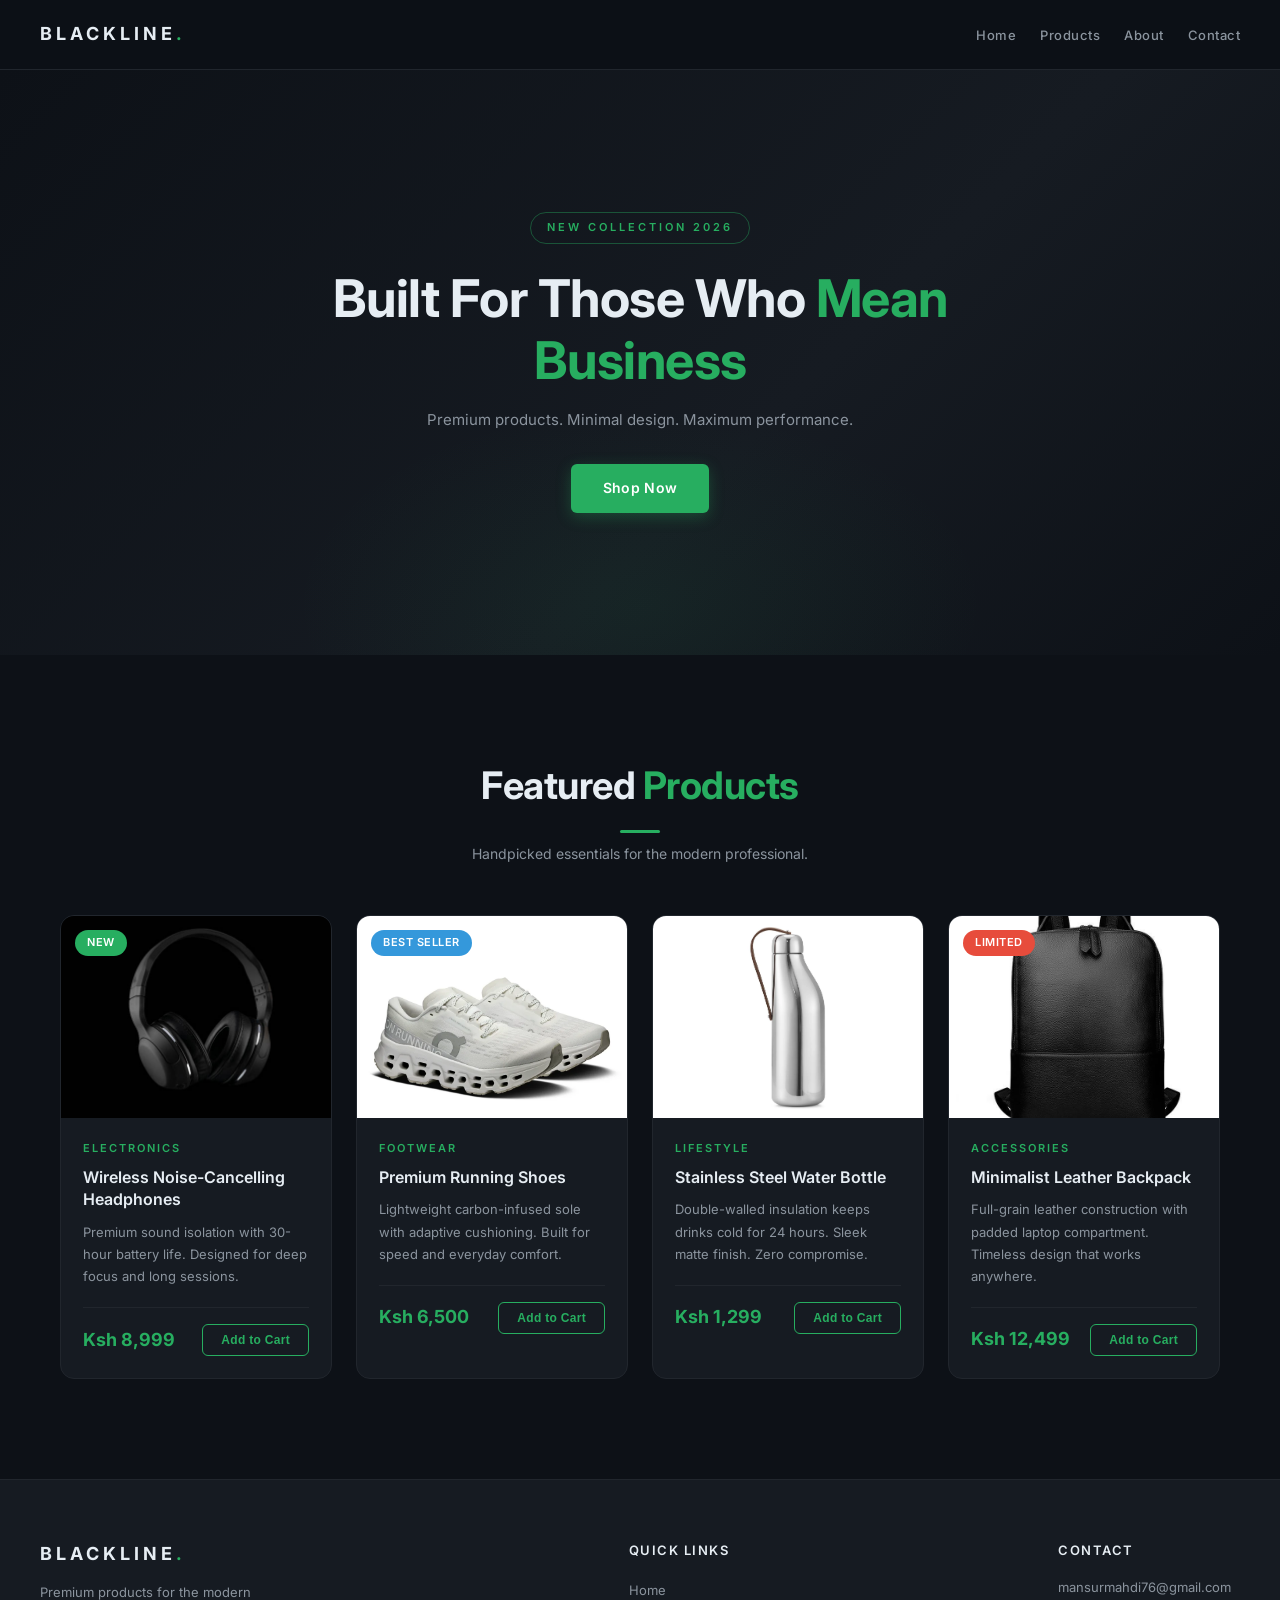
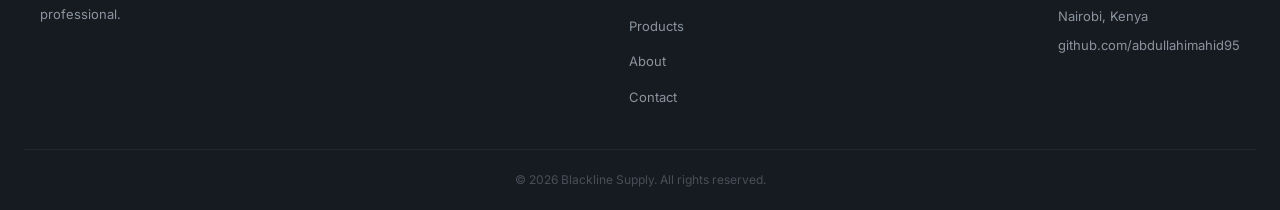
<file: Week8/task2-products/index.html>
<!DOCTYPE html>
<html lang="en">
<head>
    <meta charset="UTF-8">
    <meta name="viewport" content="width=device-width, initial-scale=1.0">
    <title>Blackline Supply | Products</title>
    <link rel="stylesheet" href="css/style.css">
    <link href="https://fonts.googleapis.com/css2?family=Inter:wght@300;400;600;700&display=swap" rel="stylesheet">
</head>
<body>

    <!-- NAVBAR -->
    <nav class="navbar">
        <div class="nav-logo">BLACKLINE<span class="highlight">.</span></div>
        <ul class="nav-links">
            <li><a href="#">Home</a></li>
            <li><a href="#">Products</a></li>
            <li><a href="#">About</a></li>
            <li><a href="#">Contact</a></li>
        </ul>
    </nav>

    <!-- HERO BANNER -->
    <section class="hero">
        <div class="hero-content">
            <p class="hero-tag">New Collection 2026</p>
            <h1>Built For Those Who <span class="highlight">Mean Business</span></h1>
            <p class="hero-sub">Premium products. Minimal design. Maximum performance.</p>
            <a href="#products" class="btn btn-primary">Shop Now</a>
        </div>
    </section>

    <!-- PRODUCTS SECTION -->
    <section class="products" id="products">
        <div class="container">
            <h2 class="section-title">Featured <span class="highlight">Products</span></h2>
            <p class="section-sub">Handpicked essentials for the modern professional.</p>

            <div class="products-grid">

                <!-- Product 1 -->
                <div class="product-card">
                    <div class="product-image-wrapper">
                        <span class="badge badge-new">New</span>
                        <img src="images/headphones.jpg" alt="Wireless Headphones" class="product-image">
                        <div class="product-overlay">
                            <button class="btn-overlay">Quick View</button>
                        </div>
                    </div>
                    <div class="product-info">
                        <span class="product-category">Electronics</span>
                        <h3 class="product-name">Wireless Noise-Cancelling Headphones</h3>
                        <p class="product-description">Premium sound isolation with 30-hour battery life. Designed for deep focus and long sessions.</p>
                        <div class="product-footer">
                            <span class="product-price">Ksh 8,999</span>
                            <button class="btn-cart">Add to Cart</button>
                        </div>
                    </div>
                </div>

                <!-- Product 2 -->
                <div class="product-card">
                    <div class="product-image-wrapper">
                        <span class="badge badge-best">Best Seller</span>
                        <img src="images/shoes.jpg" alt="Running Shoes" class="product-image">
                        <div class="product-overlay">
                            <button class="btn-overlay">Quick View</button>
                        </div>
                    </div>
                    <div class="product-info">
                        <span class="product-category">Footwear</span>
                        <h3 class="product-name">Premium Running Shoes</h3>
                        <p class="product-description">Lightweight carbon-infused sole with adaptive cushioning. Built for speed and everyday comfort.</p>
                        <div class="product-footer">
                            <span class="product-price">Ksh 6,500</span>
                            <button class="btn-cart">Add to Cart</button>
                        </div>
                    </div>
                </div>

                <!-- Product 3 -->
                <div class="product-card">
                    <div class="product-image-wrapper">
                        <img src="images/bottle.jpg" alt="Water Bottle" class="product-image">
                        <div class="product-overlay">
                            <button class="btn-overlay">Quick View</button>
                        </div>
                    </div>
                    <div class="product-info">
                        <span class="product-category">Lifestyle</span>
                        <h3 class="product-name">Stainless Steel Water Bottle</h3>
                        <p class="product-description">Double-walled insulation keeps drinks cold for 24 hours. Sleek matte finish. Zero compromise.</p>
                        <div class="product-footer">
                            <span class="product-price">Ksh 1,299</span>
                            <button class="btn-cart">Add to Cart</button>
                        </div>
                    </div>
                </div>

                <!-- Product 4 -->
                <div class="product-card">
                    <div class="product-image-wrapper">
                        <span class="badge badge-limited">Limited</span>
                        <img src="images/backpack.jpg" alt="Leather Backpack" class="product-image">
                        <div class="product-overlay">
                            <button class="btn-overlay">Quick View</button>
                        </div>
                    </div>
                    <div class="product-info">
                        <span class="product-category">Accessories</span>
                        <h3 class="product-name">Minimalist Leather Backpack</h3>
                        <p class="product-description">Full-grain leather construction with padded laptop compartment. Timeless design that works anywhere.</p>
                        <div class="product-footer">
                            <span class="product-price">Ksh 12,499</span>
                            <button class="btn-cart">Add to Cart</button>
                        </div>
                    </div>
                </div>

            </div>
        </div>
    </section>

    <!-- FOOTER -->
    <footer class="footer">
        <div class="footer-content">
            <div class="footer-brand">
                <div class="nav-logo">BLACKLINE<span class="highlight">.</span></div>
                <p>Premium products for the modern professional.</p>
            </div>
            <div class="footer-links">
                <h4>Quick Links</h4>
                <ul>
                    <li><a href="#">Home</a></li>
                    <li><a href="#">Products</a></li>
                    <li><a href="#">About</a></li>
                    <li><a href="#">Contact</a></li>
                </ul>
            </div>
            <div class="footer-contact">
                <h4>Contact</h4>
                <p>mansurmahdi76@gmail.com</p>
                <p>Nairobi, Kenya</p>
                <p>github.com/abdullahimahid95</p>
            </div>
        </div>
        <div class="footer-bottom">
            <p>© 2026 Blackline Supply. All rights reserved.</p>
        </div>
    </footer>

</body>
</html>
</file>
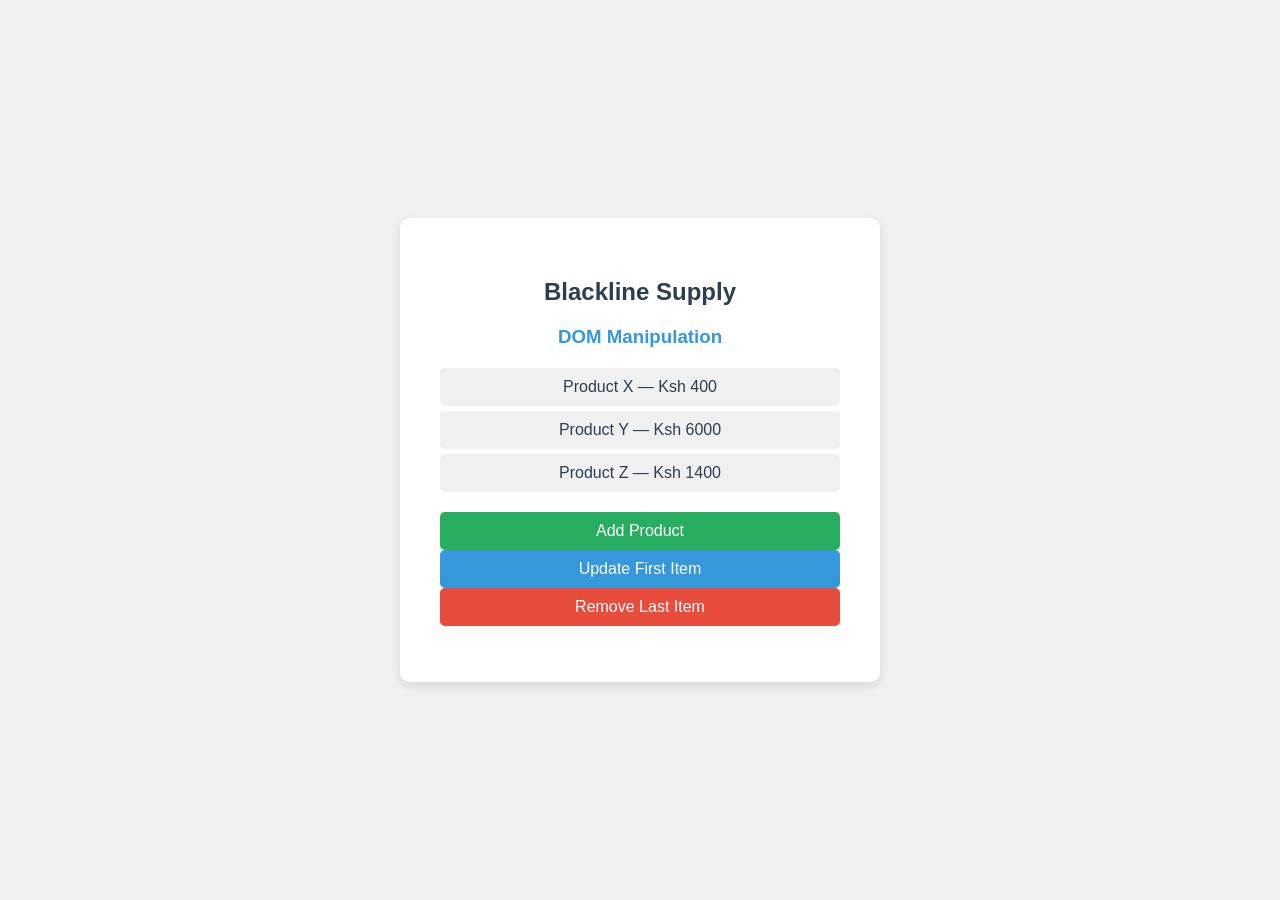
<file: Week3/dom.html>
<!DOCTYPE html>
<html lang="en">
<head>
    <meta charset="UTF-8">
    <meta name="viewport" content="width=device-width, initial-scale=1.0">
    <title>Blackline Supply - DOM Demo</title>
    <link rel="stylesheet" href="css/style.css">
</head>
<body>
     <div class="container">
        <h2>Blackline Supply</h2>
        <h3 style="color:#3498DB;">DOM Manipulation</h3>

        <ul id="productList">
            <li id="item1">Product X — Ksh 400</li>
            <li id="item2">Product Y — Ksh 6000</li>
            <li id="item3">Product Z — Ksh 1400</li>
        </ul>

        <button class="btn-add" onclick="addProduct()">Add Product</button>
        <button class="btn-change" onclick="changeProduct()">Update First Item</button>
        <button class="btn-remove" onclick="removeProduct()">Remove Last Item</button>

        <p id="message"></p>
    </div>
    <script src="js/dom.js"></script>
</body>
</html>
</file>
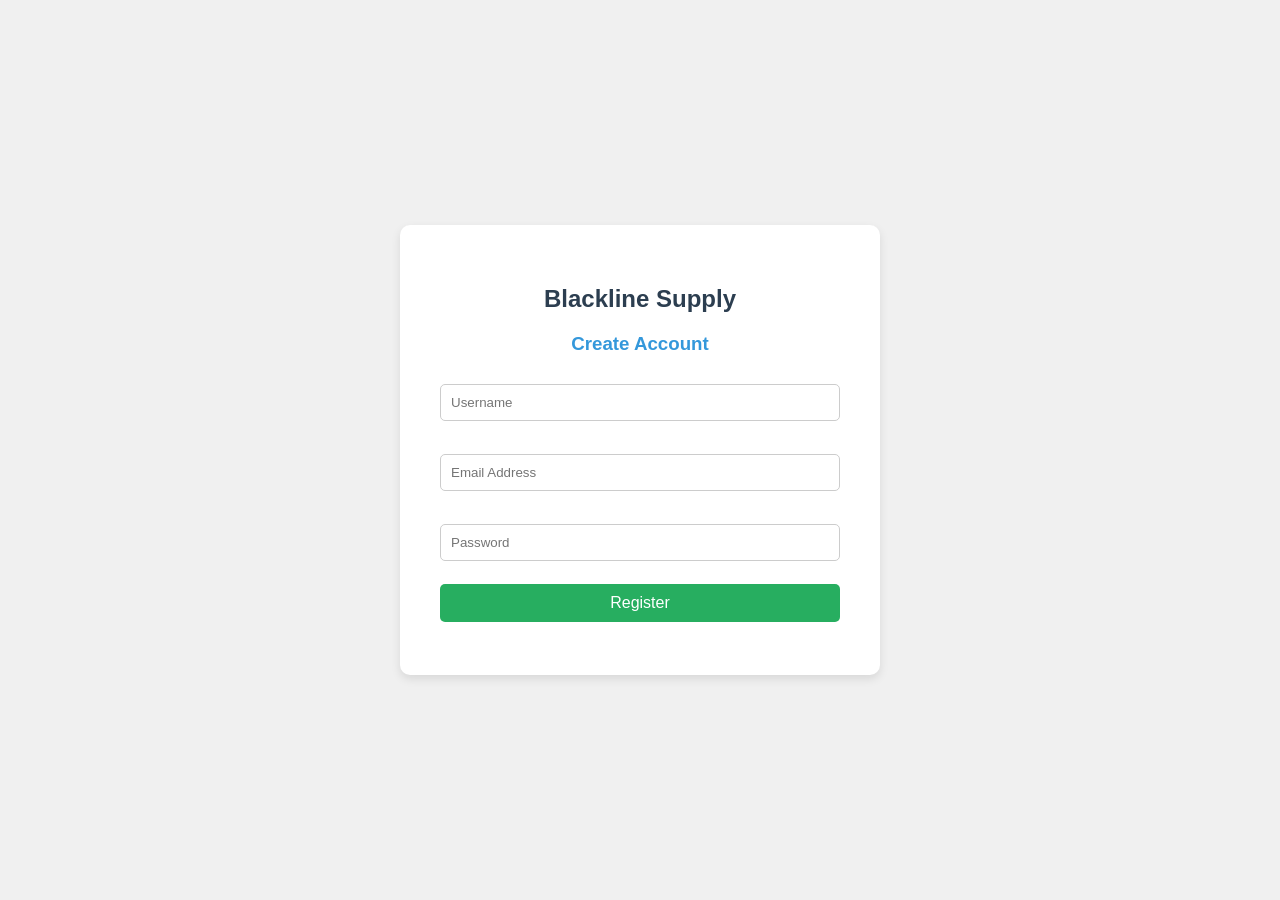
<file: Week3/form.html>
<!DOCTYPE html>
<html lang="en">
<head>
    <meta charset="UTF-8">
    <meta name="viewport" content="width=device-width, initial-scale=1.0">
    <title>Blackline Supply - Register</title>
    <link rel="stylesheet" href="css/style.css">
</head>
<body>
     <div class="form-container">
        <h2>Blackline Supply</h2>
        <h3 style="text-align:center; color:#3498DB;">Create Account</h3>

        <input type="text" id="username" placeholder="Username" onkeyup="validateUsername()">
        <p class="error" id="usernameError"></p>

        <input type="email" id="email" placeholder="Email Address" onkeyup="validateEmail()">
        <p class="error" id="emailError"></p>

        <input type="password" id="password" placeholder="Password" onkeyup="checkPassword()">
        <p class="strength" id="passwordStrength"></p>

        <button onclick="submitForm()">Register</button>
        <p class="error" id="formError"></p>
    </div>
    <script src="js/script.js"></script>
</body>
</html>
</file>
<file: Week8/task2-products/css/style.css>
/* ─── RESET & BASE ─── */
* {
    margin: 0;
    padding: 0;
    box-sizing: border-box;
}

/* Mobile First - Base styles are for mobile */
body {
    font-family: 'Inter', sans-serif;
    background-color: #0D1117;
    color: #E6EDF3;
    line-height: 1.6;
    scroll-behavior: smooth;
}

a {
    text-decoration: none;
    color: inherit;
}

.highlight {
    color: #27AE60;
}

.container {
    width: 100%;
    max-width: 1200px;
    margin: 0 auto;
    padding: 0 20px;
}

/* ─── NAVBAR ─── */
.navbar {
    display: flex;
    justify-content: space-between;
    align-items: center;
    padding: 18px 24px;
    background-color: rgba(13, 17, 23, 0.97);
    border-bottom: 1px solid #21262D;
    position: sticky;
    top: 0;
    z-index: 100;
    backdrop-filter: blur(10px);
}

.nav-logo {
    font-size: 16px;
    font-weight: 700;
    color: #E6EDF3;
    letter-spacing: 4px;
}

.nav-links {
    list-style: none;
    display: flex;
    gap: 24px;
}

.nav-links a {
    color: #8B949E;
    font-size: 13px;
    font-weight: 500;
    letter-spacing: 0.5px;
    position: relative;
    transition: color 0.3s;
}

.nav-links a::after {
    content: '';
    position: absolute;
    bottom: -4px;
    left: 0;
    width: 0;
    height: 2px;
    background-color: #27AE60;
    transition: width 0.3s;
}

.nav-links a:hover {
    color: #27AE60;
}

.nav-links a:hover::after {
    width: 100%;
}

/* ─── HERO ─── */
.hero {
    min-height: 60vh;
    display: flex;
    align-items: center;
    padding: 60px 24px;
    background: linear-gradient(135deg, #0D1117 0%, #161B22 60%, #0D1117 100%);
    position: relative;
    overflow: hidden;
    text-align: center;
}

.hero::before {
    content: '';
    position: absolute;
    bottom: -150px;
    left: 50%;
    transform: translateX(-50%);
    width: 700px;
    height: 400px;
    background: radial-gradient(ellipse, rgba(39, 174, 96, 0.07) 0%, transparent 70%);
    pointer-events: none;
}

.hero-content {
    max-width: 700px;
    margin: 0 auto;
    position: relative;
    z-index: 1;
}

.hero-tag {
    display: inline-block;
    font-size: 11px;
    font-weight: 600;
    letter-spacing: 3px;
    text-transform: uppercase;
    color: #27AE60;
    border: 1px solid rgba(39, 174, 96, 0.4);
    padding: 6px 16px;
    border-radius: 20px;
    margin-bottom: 24px;
}

.hero h1 {
    font-size: 32px;
    font-weight: 700;
    line-height: 1.2;
    margin-bottom: 16px;
    letter-spacing: -0.5px;
}

.hero-sub {
    font-size: 15px;
    color: #8B949E;
    margin-bottom: 32px;
}

.btn-primary {
    display: inline-block;
    padding: 13px 32px;
    background-color: #27AE60;
    color: #ffffff;
    border-radius: 6px;
    font-size: 14px;
    font-weight: 600;
    letter-spacing: 0.3px;
    transition: all 0.3s;
    box-shadow: 0 4px 15px rgba(39, 174, 96, 0.3);
    border: none;
    cursor: pointer;
}

.btn-primary:hover {
    background-color: #2ECC71;
    transform: translateY(-2px);
    box-shadow: 0 8px 24px rgba(39, 174, 96, 0.4);
}

/* ─── PRODUCTS SECTION ─── */
.products {
    padding: 70px 0;
    background-color: #0D1117;
}

.section-title {
    font-size: 28px;
    font-weight: 700;
    text-align: center;
    margin-bottom: 10px;
    letter-spacing: -0.5px;
}

.section-title::after {
    content: '';
    display: block;
    width: 40px;
    height: 3px;
    background-color: #27AE60;
    margin: 14px auto 0;
    border-radius: 2px;
}

.section-sub {
    text-align: center;
    color: #8B949E;
    font-size: 14px;
    margin-bottom: 50px;
}

/* Mobile First - 1 column */
.products-grid {
    display: grid;
    grid-template-columns: 1fr;
    gap: 24px;
}

/* ─── PRODUCT CARD ─── */
.product-card {
    background-color: #161B22;
    border: 1px solid #21262D;
    border-radius: 14px;
    overflow: hidden;
    transition: all 0.3s;
    position: relative;
}

.product-card:hover {
    border-color: #27AE60;
    transform: translateY(-6px);
    box-shadow: 0 16px 40px rgba(39, 174, 96, 0.12);
}

/* ─── PRODUCT IMAGE ─── */
.product-image-wrapper {
    position: relative;
    overflow: hidden;
    aspect-ratio: 4/3;
    background-color: #1C2128;
}

.product-image {
    width: 100%;
    height: 100%;
    object-fit: cover;
    display: block;
    transition: transform 0.5s ease;
}

.product-card:hover .product-image {
    transform: scale(1.06);
}

/* ─── OVERLAY ─── */
.product-overlay {
    position: absolute;
    inset: 0;
    background-color: rgba(13, 17, 23, 0.6);
    display: flex;
    align-items: center;
    justify-content: center;
    opacity: 0;
    transition: opacity 0.3s;
}

.product-card:hover .product-overlay {
    opacity: 1;
}

.btn-overlay {
    padding: 10px 24px;
    background-color: #ffffff;
    color: #0D1117;
    border: none;
    border-radius: 6px;
    font-size: 13px;
    font-weight: 600;
    cursor: pointer;
    transition: all 0.2s;
    letter-spacing: 0.3px;
}

.btn-overlay:hover {
    background-color: #27AE60;
    color: #ffffff;
}

/* ─── BADGES ─── */
.badge {
    position: absolute;
    top: 14px;
    left: 14px;
    padding: 4px 12px;
    border-radius: 20px;
    font-size: 11px;
    font-weight: 600;
    letter-spacing: 0.5px;
    text-transform: uppercase;
    z-index: 2;
}

.badge-new {
    background-color: #27AE60;
    color: #ffffff;
}

.badge-best {
    background-color: #3498DB;
    color: #ffffff;
}

.badge-limited {
    background-color: #E74C3C;
    color: #ffffff;
}

/* ─── PRODUCT INFO ─── */
.product-info {
    padding: 22px;
}

.product-category {
    font-size: 11px;
    font-weight: 600;
    color: #27AE60;
    text-transform: uppercase;
    letter-spacing: 2px;
    display: block;
    margin-bottom: 8px;
}

.product-name {
    font-size: 16px;
    font-weight: 600;
    color: #E6EDF3;
    margin-bottom: 10px;
    line-height: 1.4;
}

.product-description {
    font-size: 13px;
    color: #8B949E;
    line-height: 1.7;
    margin-bottom: 20px;
}

.product-footer {
    display: flex;
    justify-content: space-between;
    align-items: center;
    border-top: 1px solid #21262D;
    padding-top: 16px;
}

.product-price {
    font-size: 18px;
    font-weight: 700;
    color: #27AE60;
}

.btn-cart {
    padding: 8px 18px;
    background-color: transparent;
    border: 1px solid #27AE60;
    color: #27AE60;
    border-radius: 6px;
    font-size: 12px;
    font-weight: 600;
    cursor: pointer;
    transition: all 0.3s;
    letter-spacing: 0.3px;
}

.btn-cart:hover {
    background-color: #27AE60;
    color: #ffffff;
}

/* ─── FOOTER ─── */
.footer {
    background-color: #161B22;
    border-top: 1px solid #21262D;
    padding: 60px 24px 0;
}

.footer-content {
    display: flex;
    flex-direction: column;
    gap: 40px;
    max-width: 1200px;
    margin: 0 auto;
    padding-bottom: 40px;
}

.footer-brand p {
    font-size: 13px;
    color: #8B949E;
    margin-top: 12px;
    max-width: 260px;
    line-height: 1.7;
}

.footer-links h4,
.footer-contact h4 {
    font-size: 13px;
    font-weight: 600;
    color: #E6EDF3;
    text-transform: uppercase;
    letter-spacing: 1.5px;
    margin-bottom: 16px;
}

.footer-links ul {
    list-style: none;
    display: flex;
    flex-direction: column;
    gap: 10px;
}

.footer-links a {
    font-size: 13px;
    color: #8B949E;
    transition: color 0.3s;
}

.footer-links a:hover {
    color: #27AE60;
}

.footer-contact p {
    font-size: 13px;
    color: #8B949E;
    margin-bottom: 8px;
}

.footer-bottom {
    border-top: 1px solid #21262D;
    padding: 20px 0;
    text-align: center;
}

.footer-bottom p {
    font-size: 12px;
    color: #484F58;
}

/* ─── MEDIA QUERIES ─── */

/* Tablet — 768px: 2 columns */
@media (min-width: 768px) {
    .navbar {
        padding: 20px 40px;
    }

    .nav-logo {
        font-size: 18px;
    }

    .hero {
        min-height: 65vh;
        padding: 80px 40px;
    }

    .hero h1 {
        font-size: 44px;
    }

    .products-grid {
        grid-template-columns: repeat(2, 1fr);
    }

    .section-title {
        font-size: 34px;
    }

    .footer-content {
        flex-direction: row;
        justify-content: space-between;
        align-items: flex-start;
    }
}

/* Desktop — 1100px: 4 columns */
@media (min-width: 1100px) {
    .hero h1 {
        font-size: 52px;
    }

    .products-grid {
        grid-template-columns: repeat(4, 1fr);
    }

    .section-title {
        font-size: 38px;
    }

    .products {
        padding: 100px 0;
    }
}
</file>
<file: Week3/css/style.css>
body {
    font-family: Arial, sans-serif;
    background-color: #F0F0F0;
    display: flex;
    justify-content: center;
    align-items: center;
    height: 100vh;
    margin: 0;
}

.form-container {
    background-color: #FFFFFF;
    padding: 40px;
    border-radius: 10px;
    width: 400px;
    box-shadow: 0 4px 10px rgba(0,0,0,0.1);
}

h2 {
    color: #2C3E50;
    text-align: center;
}

input {
    width: 100%;
    padding: 10px;
    margin: 10px 0;
    border: 1px solid #CCCCCC;
    border-radius: 5px;
    box-sizing: border-box;
}

button {
    width: 100%;
    padding: 10px;
    background-color: #27AE60;
    color: white;
    border: none;
    border-radius: 5px;
    cursor: pointer;
    font-size: 16px;
}

button:hover {
    background-color: #2C3E50;
}

.error {
    color: red;
    font-size: 13px;
}

.strength {
    font-size: 13px;
    margin-top: 5px;
}

.weak { color: red; }
.medium { color: orange; }
.strong { color: #27AE60; }


.container {
    background-color: #FFFFFF;
    padding: 40px;
    border-radius: 10px;
    width: 400px;
    box-shadow: 0 4px 10px rgba(0,0,0,0.1);
    text-align: center;
}

#productList {
    list-style: none;
    padding: 0;
    margin: 20px 0;
}

#productList li {
    background-color: #F0F0F0;
    padding: 10px;
    margin: 5px 0;
    border-radius: 5px;
    color: #2C3E50;
}

#message {
    color: #27AE60;
    font-weight: bold;
}

.btn-add { background-color: #27AE60; }
.btn-change { background-color: #3498DB; }
.btn-remove { background-color: #E74C3C; }
</file>
